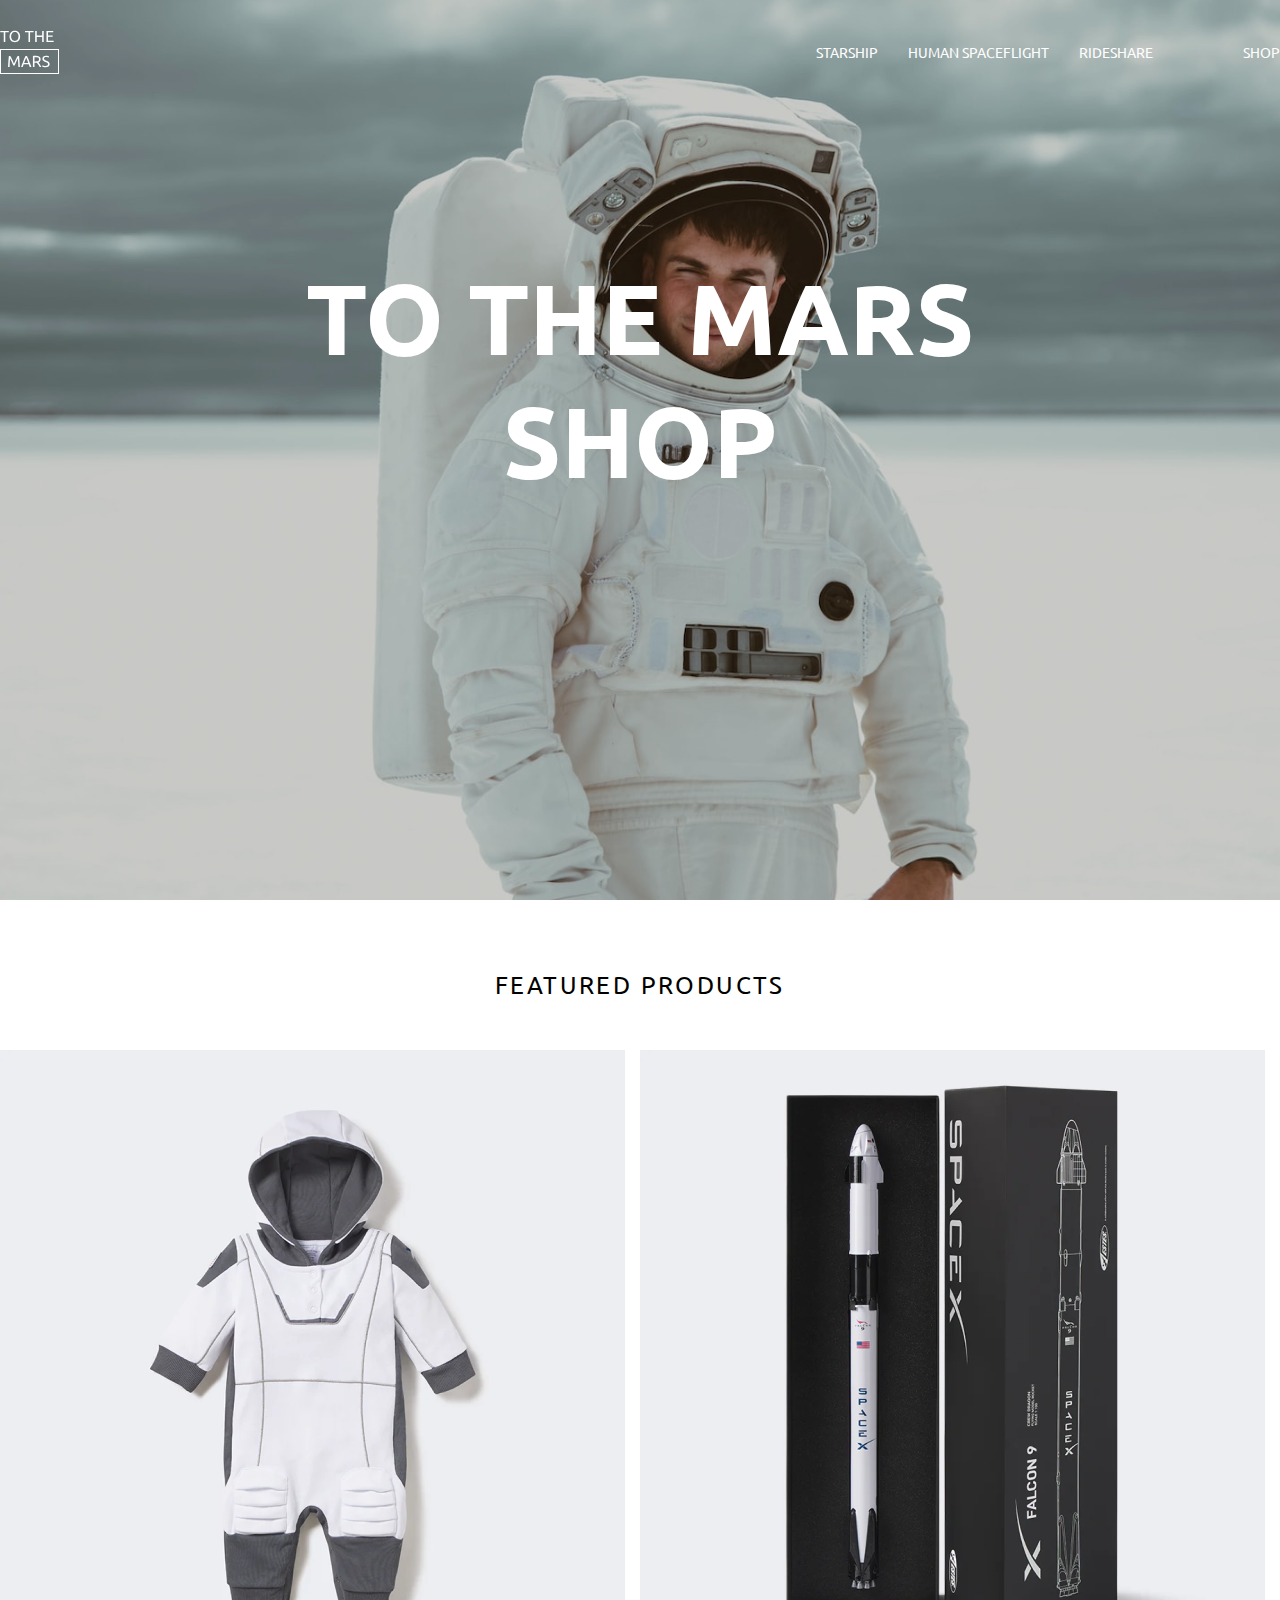
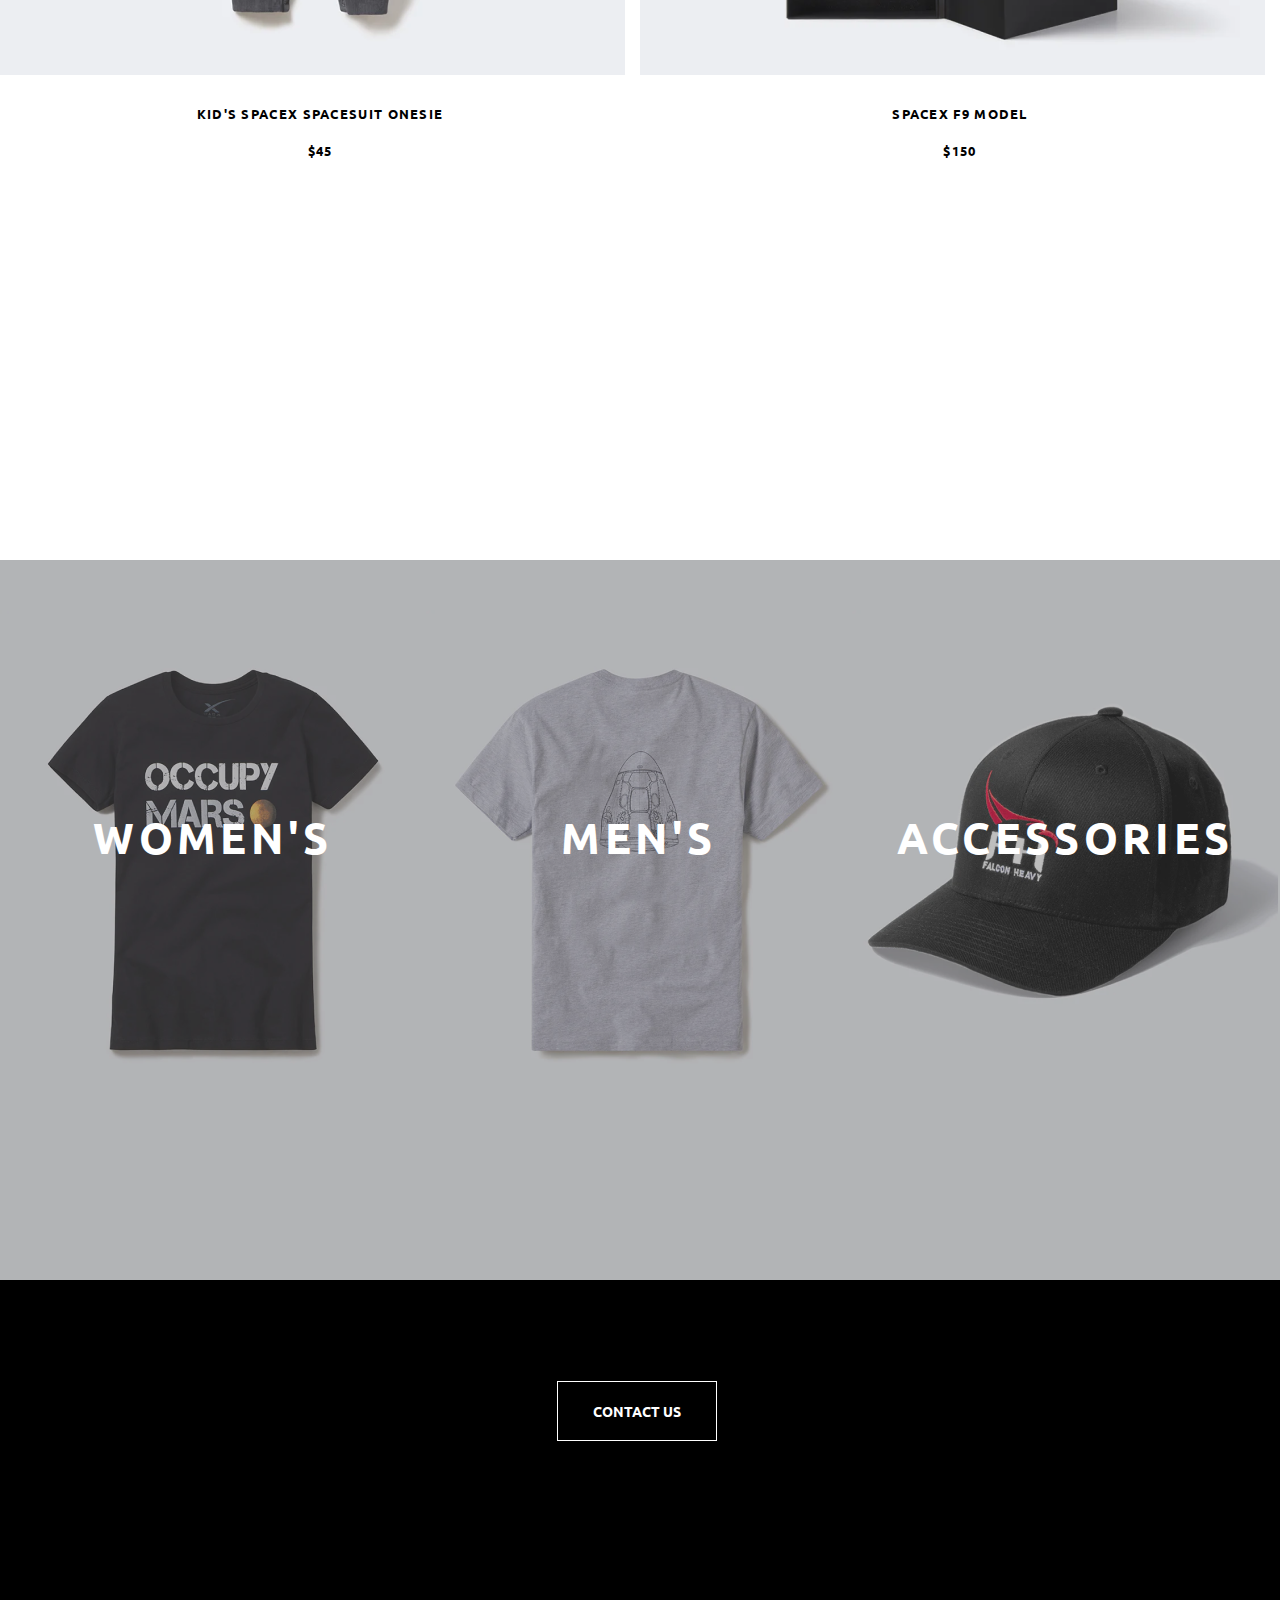
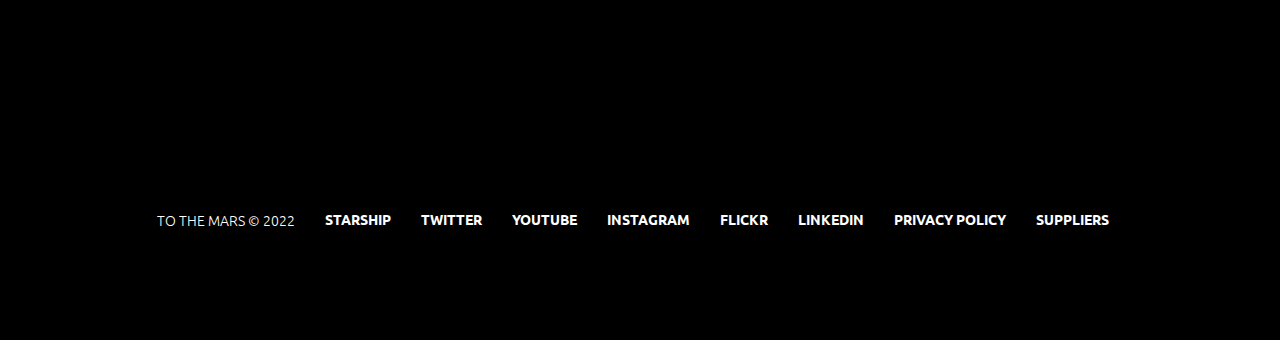
<file: shop.html>
<!DOCTYPE html>
<html lang="en">
  <head>
    <meta charset="UTF-8" />
    <meta http-equiv="X-UA-Compatible" content="IE=edge" />
    <meta name="viewport" content="width=T, initial-scale=1.0" />
    <title>To the Mars</title>
		<link rel=" shortcut icon" href="img/favicon.jpg">
    <link rel="stylesheet" href="css/shop.css" />
    <script defer src="js/script.js"></script>
  </head>
  <body>
    <header class="header">
      <div class="header__layers">
        <div class="header__layers-base" style="background-image: url(img/shop.png)">
       <div class="header__layers-base-container"> 
          <div class="navigation">
						<div class="navigation__container"> 
						<a href="index.html" class="logo"><img src="img/logo.svg" alt=""/></a>
            <nav class="menu">
              <ul class="menu__body">
                <li class="menu__body-item">
                  <a href="starship.html" class="menu__body-item-link">Starship</a> 
                </li>
                <li class="menu__body-item">
                  <a href="spaceflight.html" class="menu__body-item-link active">Human spaceflight</a> 
                </li>
                <li class="menu__body-item">
                  <a href="radeshare.html" class="menu__body-item-link">Rideshare</a> 
                </li>

								<li class="menu__body-item menu__body-item_mg">
                  <a href="shop.html" class="menu__body-item-link">shop</a> 
                </li>
              </ul>

            </nav>
          </div>
				</div>

				<div class="base-container"> 
				<h1 class="base-article">To the mars<br>shop</h1>
			 
			</div>
			</div>
        </div>
				 
      </div>

   
    </header>
		

		<article class="products">
      <div class="products__base">
				<div class="products__title">Featured Products</div>
				<div class="products__container"> 
			 
		 <div class="product-blocks">

			<div class="product-block">
				<div class="product-block_spacesuit"></div>
				<h2 class="product-block_title">Kid's SpaceX Spacesuit Onesie</h2>
				<p class="product-block_price">$45</p>
			</div>

			<div class="product-block">
				<div class="product-block_model"></div>
				<h2 class="product-block_title">SpaceX F9 Model</h2>
				<p class="product-block_price">$150</p>
			</div>

			 
			
		 </div>
    <div class="btn-container"> 
		 <div class="product__btn _anim-items _anim-no-hide">
			<a href="#" class="shop-button">View all Featured</a> 
		 </div>
		</div>
	
		 

			</div>
		</div>
		</div>
    </article>

 
		<article class="categories">
      <div class="categories__base">
				 
				<div class="categories__container"> 
			 
		 <div class="categories-blocks">

			<div class="categories-block">
				<div class="categories-block_tshirtf">
					<h2 class="categories-block_title">Women's</h2>
					<div class="btn-container"> 
						<div class="categories__btn _anim-items _anim-no-hide">
						 <a href="#" class="categories-button">View products</a> 
						</div>
					 </div>
				</div>
				 
			</div>

			<div class="categories-block">
				<div class="categories-block_tshirtm">
					<h2 class="categories-block_title">Men's</h2>
					<div class="btn-container"> 
						<div class="categories__btn _anim-items _anim-no-hide">
						 <a href="#" class="categories-button">View products</a> 
						</div>
					 </div>
				</div>
				  
			</div>

			
			<div class="categories-block">
				<div class="categories-block_cap">
					<h2 class="categories-block_title">Accessories</h2>
					<div class="btn-container"> 
						<div class="categories__btn _anim-items _anim-no-hide">
						 <a href="#" class="categories-button">View products</a> 
						</div>
					 </div>
				</div>
		 
				 
			</div>

		 </div>

			</div>
		</div>
		</div>
    </article>

   
		 


	<footer class="footer">
<div class="footer__base">
<div class="footer__base-container">

	<div class="vertical-line _anim-items _anim-no-hide"></div>
	<div class="foot__btn _anim-items _anim-no-hide">
		<a href="#" class="cube-button cube-button_wd">contact us</a> 
	 </div>

	 <nav class="footer-links">
		<ul class="links__body">

<h4 class="copy">To the mars © 2022</h4>
			<li class="links__body-item">
				<a href="" class="links__body-item-link">Starship</a> 
			</li>


			<li class="links__body-item">
				<a href="" class="links__body-item-link">TWITTER</a> 
			</li>


			<li class="links__body-item">
				<a href="" class="links__body-item-link">YOUTUBE</a> 
			</li>

			<li class="links__body-item">
				<a href="" class="links__body-item-link">INSTAGRAM</a> 
			</li>

			<li class="links__body-item">
				<a href="" class="links__body-item-link">FLICKR</a> 
			</li>

			<li class="links__body-item">
				<a href="" class="links__body-item-link">LINKEDIN</a> 
			</li>

			<li class="links__body-item">
				<a href="" class="links__body-item-link">PRIVACY POLICY</a> 
			</li>

			<li class="links__body-item">
				<a href="" class="links__body-item-link">SUPPLIERS</a> 
			</li>
		</ul>

</div>

</div>


	</footer>
 



  </body>
</html>
</file>
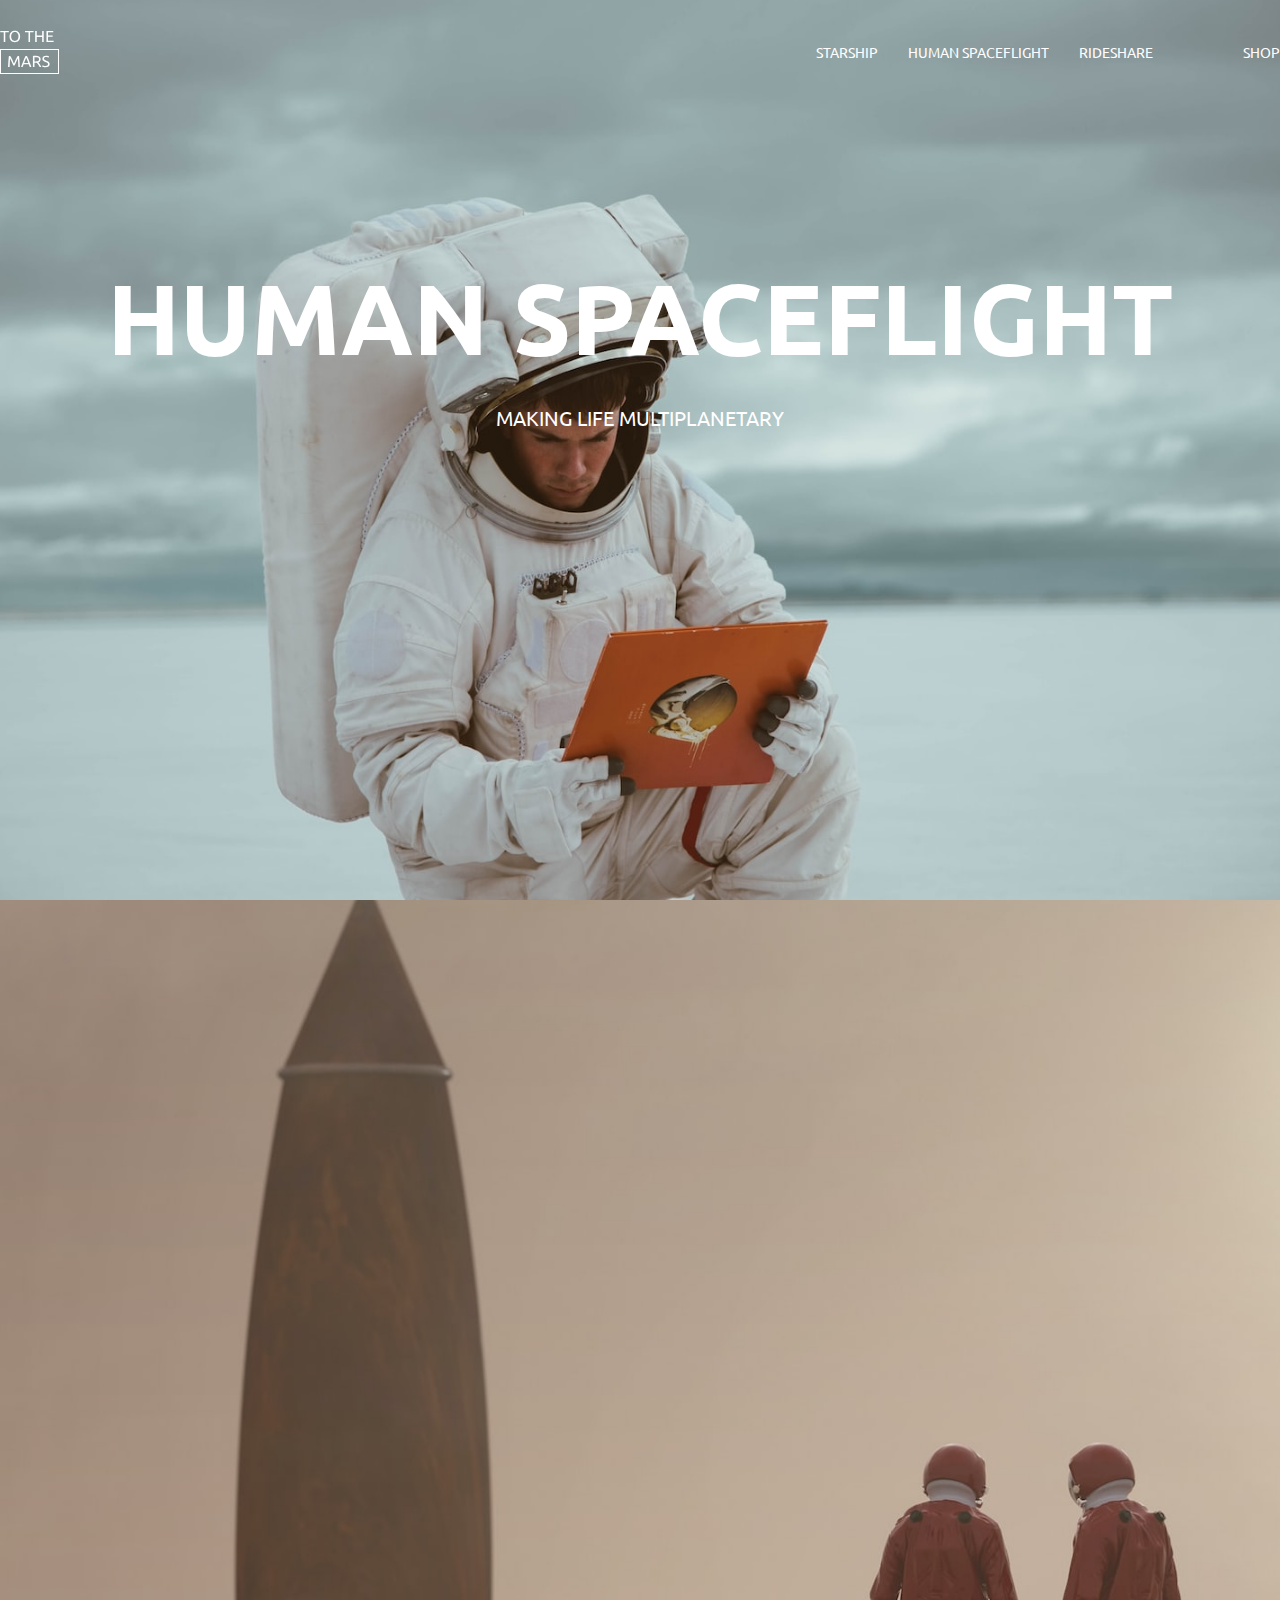
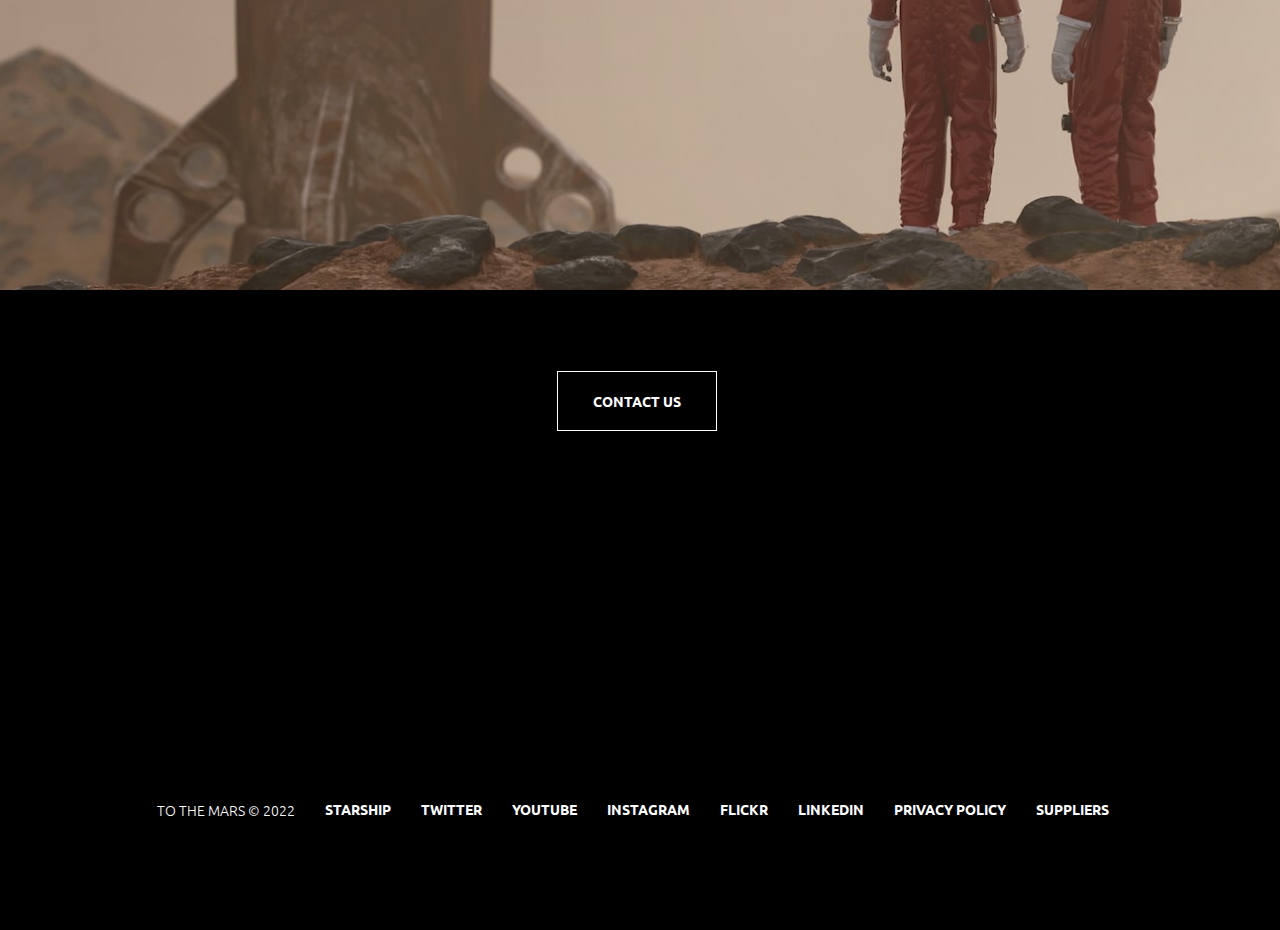
<file: spaceflight.html>
<!DOCTYPE html>
<html lang="en">
  <head>
    <meta charset="UTF-8" />
    <meta http-equiv="X-UA-Compatible" content="IE=edge" />
    <meta name="viewport" content="width=T, initial-scale=1.0" />
    <title>To the Mars</title>
		<link rel=" shortcut icon" href="img/favicon.jpg">
    <link rel="stylesheet" href="css/spaceflight.css" />
    <script defer src="js/script.js"></script>
  </head>
  <body>
    <header class="header">
      <div class="header__layers">
        <div class="header__layers-base" style="background-image: url(img/spaceflight.png)">
       <div class="header__layers-base-container"> 
          <div class="navigation">
						<div class="navigation__container"> 
						<a href="index.html" class="logo"><img src="img/logo.svg" alt=""/></a>
            <nav class="menu">
              <ul class="menu__body">
                <li class="menu__body-item">
                  <a href="starship.html" class="menu__body-item-link">Starship</a> 
                </li>
                <li class="menu__body-item">
                  <a href="spaceflight.html" class="menu__body-item-link active">Human spaceflight</a> 
                </li>
                <li class="menu__body-item">
                  <a href="radeshare.html" class="menu__body-item-link">Rideshare</a> 
                </li>

								<li class="menu__body-item menu__body-item_mg">
                  <a href="shop.html" class="menu__body-item-link">shop</a> 
                </li>
              </ul>

            
                
               
            </nav>
          </div>
				</div>

				<div class="base-container"> 
				<h1 class="base-article">Human Spaceflight</h1>
				<p class="base-paragraph">Making life multiplanetary</p>
			</div>
			</div>
        </div>
				 
      </div>

   
    </header>
		

	 
    
    <article class="mission">
      <div class="mission__base" style="background-image: url(img/marsMission.png)">
				<div class="mission__base-container"> 
				<div class="right"> 
		<h2 class="right__header _anim-items _anim-no-hide">Mars mission</h2>
		<p class="right__info _anim-items _anim-no-hide">All Dragon and Starship missions have the ability to conduct 
			scientific research to improve life back on Earth as well as raise awareness to a global audience.<br><br>
		
			To inquire on mission availability, click Join a Mission below  
		</p>
 
			<table class="right__table _anim-items _anim-no-hide">
<tbody> 
				 
				<tr>
					<td>Day Length</td>
					<td style="text-align: right">24 hrs 37 min</td>
				</tr>

				<tr>
					<td style=>Force of Gravity</td>
					<td style="text-align: right">38% of Earth</td>
				</tr>

				<tr>
					<td>Avg Distance from Earth</td>
					<td style="text-align: right">225Mkm <span style="color:#818181 ;">/ 140Mmi</span> </td>
				</tr>
				
				 
			</tbody>
			</table> 

		 
	
			<div class="mission__btn _anim-items _anim-no-hide">
				<a href="#" class="cube-button">Join a mission</a> 
			 </div>

			</div>
		</div>
		</div>
    </article>

		 


	<footer class="footer">
<div class="footer__base">
<div class="footer__base-container">

	<div class="vertical-line _anim-items _anim-no-hide"></div>
	<div class="foot__btn _anim-items _anim-no-hide">
		<a href="#" class="cube-button cube-button_wd">contact us</a> 
	 </div>

	 <nav class="footer-links">
		<ul class="links__body">

<h4 class="copy">To the mars © 2022</h4>
			<li class="links__body-item">
				<a href="" class="links__body-item-link">Starship</a> 
			</li>


			<li class="links__body-item">
				<a href="" class="links__body-item-link">TWITTER</a> 
			</li>


			<li class="links__body-item">
				<a href="" class="links__body-item-link">YOUTUBE</a> 
			</li>

			<li class="links__body-item">
				<a href="" class="links__body-item-link">INSTAGRAM</a> 
			</li>

			<li class="links__body-item">
				<a href="" class="links__body-item-link">FLICKR</a> 
			</li>

			<li class="links__body-item">
				<a href="" class="links__body-item-link">LINKEDIN</a> 
			</li>

			<li class="links__body-item">
				<a href="" class="links__body-item-link">PRIVACY POLICY</a> 
			</li>

			<li class="links__body-item">
				<a href="" class="links__body-item-link">SUPPLIERS</a> 
			</li>
		</ul>

</div>

</div>


	</footer>
 



  </body>
</html>
</file>
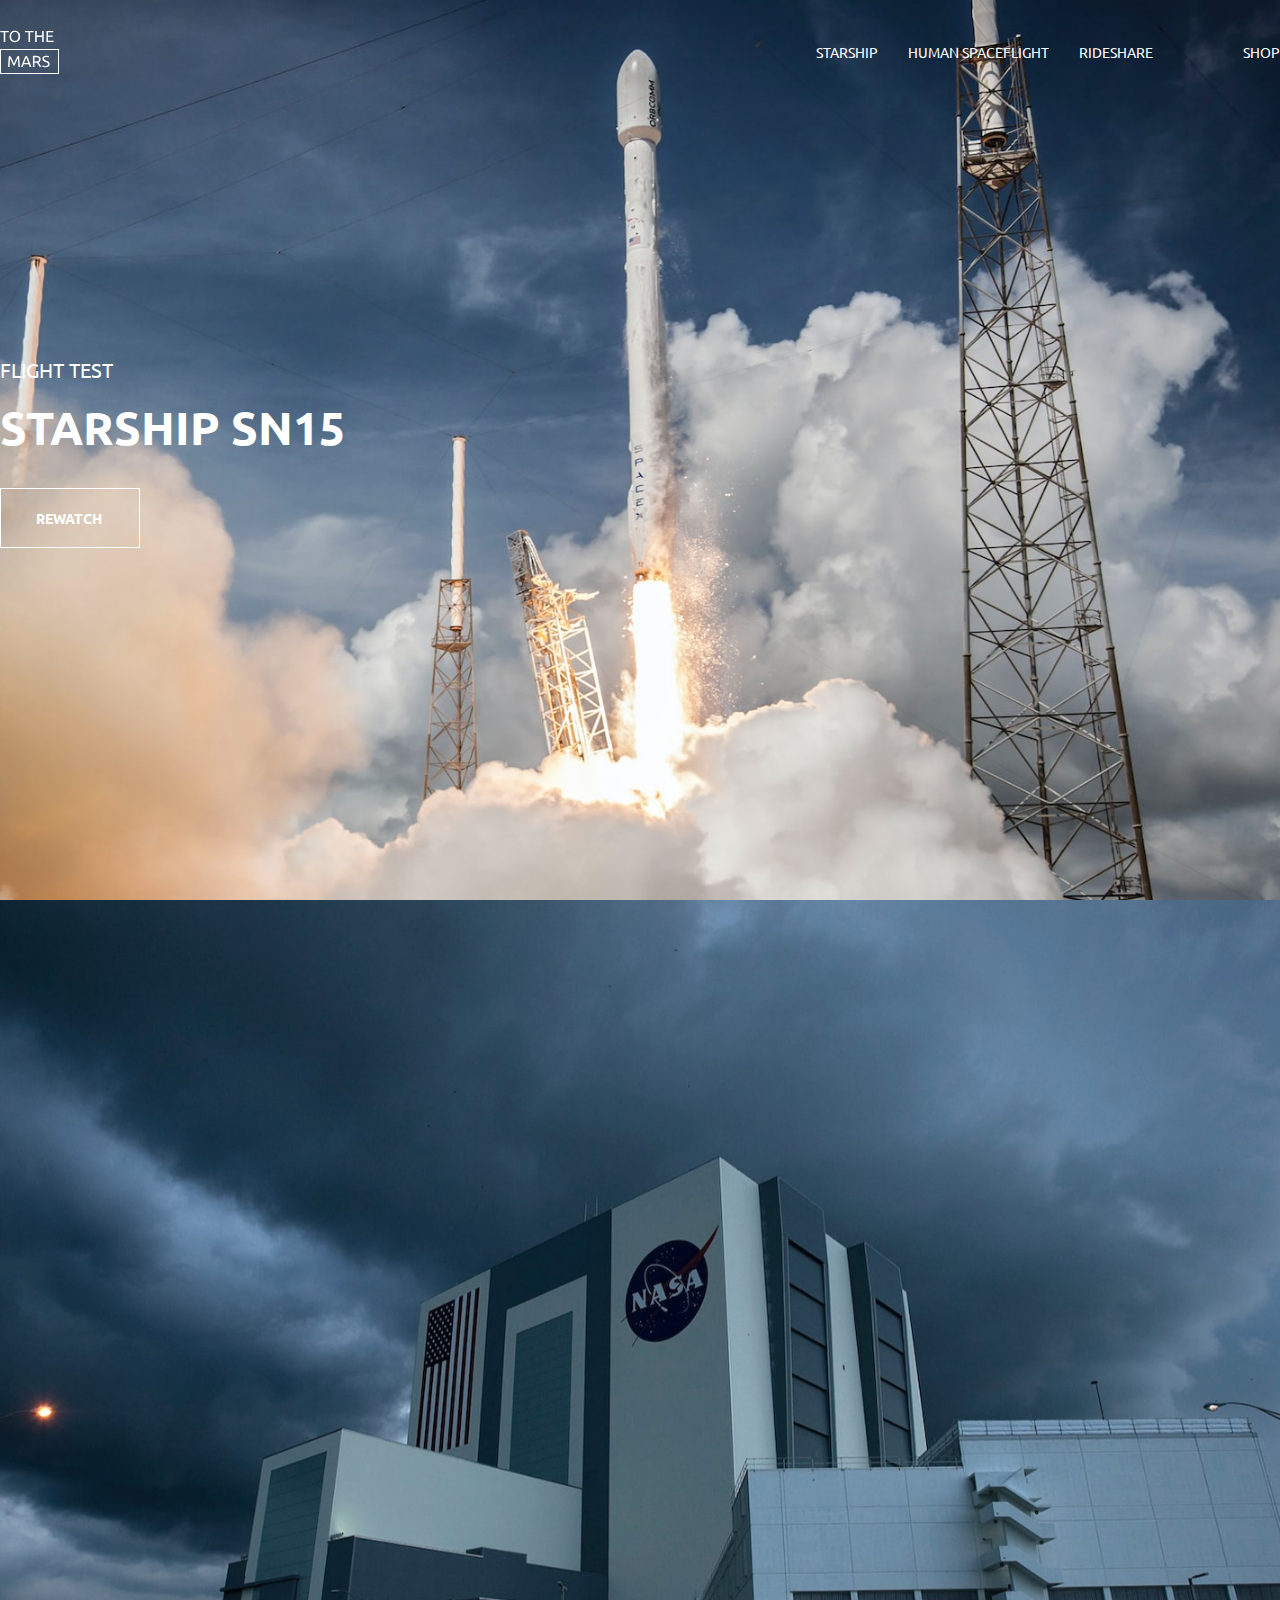
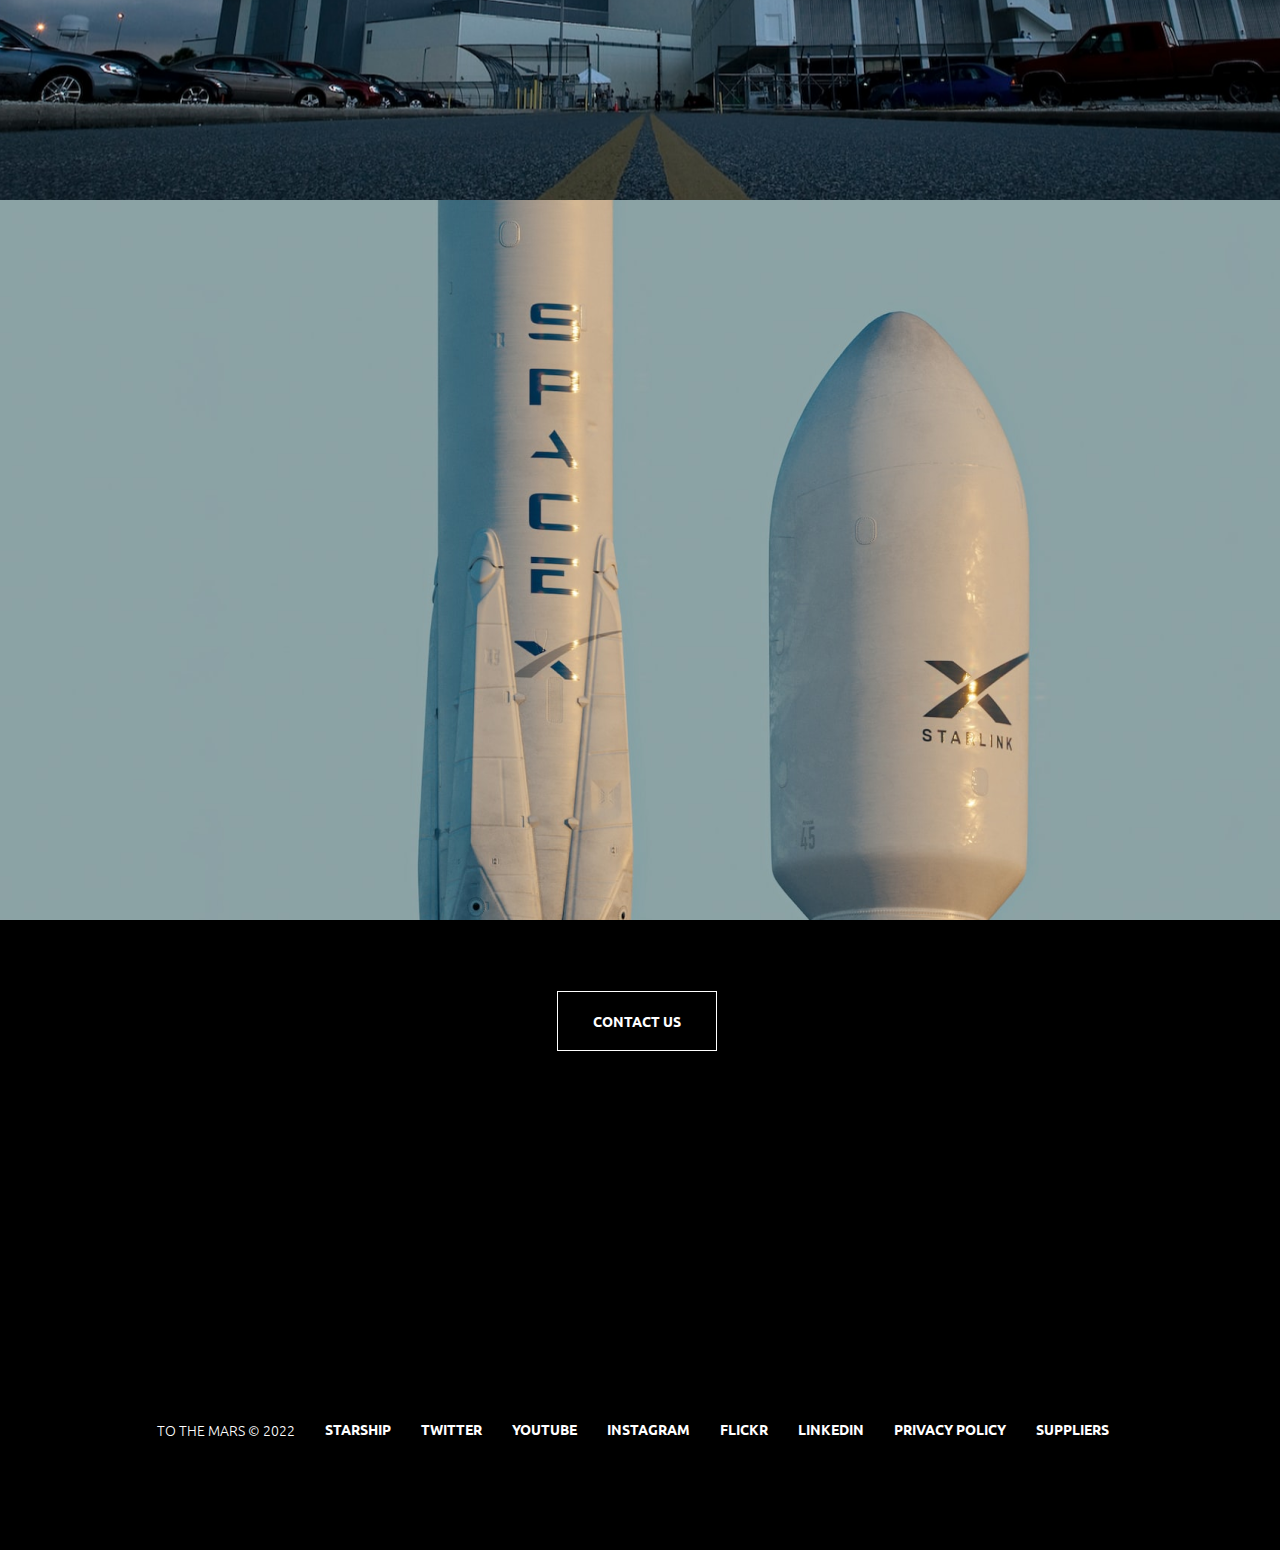
<file: starship.html>
<!DOCTYPE html>
<html lang="en">
  <head>
    <meta charset="UTF-8" />
    <meta http-equiv="X-UA-Compatible" content="IE=edge" />
    <meta name="viewport" content="width=T, initial-scale=1.0" />
    <title>To the Mars</title>
		<link rel=" shortcut icon" href="img/favicon.jpg">
    <link rel="stylesheet" href="css/starship.css" />
    <script defer src="js/script.js"></script>
  </head>
  <body>
    <header class="header">
      <div class="header__layers">
        <div class="header__layers-base" style="background-image: url(img/strshipPAGE.png)">
       <div class="header__layers-base-container"> 
          <div class="navigation">
						<div class="navigation__container"> 
						<a href="index.html" class="logo"><img src="img/logo.svg" alt=""/></a>
            <nav class="menu">
              <ul class="menu__body">
                <li class="menu__body-item">
                  <a href="starship.html" class="menu__body-item-link active">Starship</a> 
                </li>
                <li class="menu__body-item">
                  <a href="spaceflight.html" class="menu__body-item-link">Human spaceflight</a> 
                </li>
                <li class="menu__body-item">
                  <a href="radeshare.html" class="menu__body-item-link">Rideshare</a> 
                </li>

								<li class="menu__body-item menu__body-item_mg">
                  <a href="shop.html" class="menu__body-item-link">shop</a> 
                </li>
              </ul>

            
                
               
            </nav>
          </div>
				</div>

				 
				<h1 class="base-article">Flight test</h1>
				<p class="base-paragraph">Starship SN15</p>
				<div class="base-btn">
					<a href="#" class="cube-button cube-button_hd">Rewatch</a> 
				 </div>
			 
			</div>
        </div>
				 
      </div>

   
    </header>
		

	 
    <article class="tests">
			<div
				class="tests__base"
				style="background-image: url(img/base.png)">
				<div class="tests__base-content ">
					<p class="tests__left _anim-items _anim-no-hide" >

			On Wednesday, May 5, 2021, Starship serial number 15 (SN15) successfully completed SpaceX’s
			fifth high-altitude flight test of a Starship prototype from Starbase in Texas. <br><br>
		 
			Similar to previous high-altitude flight tests of Starship, SN15 was powered through ascent by
			three Raptor engines, each shutting down in sequence prior to the vehicle reaching apogee – 
			approximately 10 km in altitude. SN15 performed a propellant transition to the internal header
			tanks, which hold landing propellant, before reorienting itself for reentry and a controlled 
			aerodynamic descent.<br><br>
		
			The Starship prototype descended under active aerodynamic control, accomplished by independent 
			movement of two forward and two aft flaps on the vehicle. All four flaps were actuated by an onboard
			flight computer to control Starship’s attitude during flight and enabled precise landing at the intended
			location. SN15’s Raptor engines reignited as the vehicle performed the landing flip maneuver immediately 
			before touching down for a nominal landing on the pad.

					</p>

					 
					<div class="tests__right _anim-items _anim-no-hide">

						These test flights of Starship are all about improving our understanding and development 
						of a fully reusable transportation system designed to carry both crew and cargo on long-duration 
						interplanetary flights, and help humanity return to the Moon, and travel to Mars and beyond.<br><br>

						Congratulations to the entire TO THE MARS TEEM on SN15’s successful flight and landing!

						</div>
				</div>
			</div>
		</article>

    

     

    <article class="overview">
			<div class="starlink"> 
      <div class="starlink-media" style="background-image: url(/img/Overview.png) ;" autoplay muted loop> </div>

			<div class="starlink-media_container"> 
				<div class="starlink-caption"> 
		<h2 class="starlink-caption__header _anim-items _anim-no-hide">Overview</h2>
		
		<table class="right__table _anim-items _anim-no-hide">
			<tbody> 
							<tr >
								<td>
									 
									Height</td>
								<td style="text-align: right">120 m  <span style="color:#818181 ;">/ 394 ft</span></td>
							</tr>
			
							<tr>
								<td>Diameter</td>
								<td style="text-align: right">9 m  <span style="color:#818181 ;">/ 30 ft</span> </td>
							</tr>
			
						 
			
							<tr>
								<td>Payload to leo</td>
								<td style="text-align: right">100+ t <span style="color:#818181 ;">/ 220+ klb</span> </td>
							</tr>
							
						 
						</tbody>
						</table> 

			</div>
		</div>
	</div>
    </article>
	 

	</div>

	<footer class="footer">
<div class="footer__base">
<div class="footer__base-container">

	<div class="vertical-line _anim-items _anim-no-hide"></div>
	<div class="foot__btn _anim-items _anim-no-hide">
		<a href="#" class="cube-button cube-button_ft">contact us</a> 
	 </div>

	 <nav class="footer-links">
		<ul class="links__body">

<h4 class="copy">To the mars © 2022</h4>
			<li class="links__body-item">
				<a href="" class="links__body-item-link">Starship</a> 
			</li>


			<li class="links__body-item">
				<a href="" class="links__body-item-link">TWITTER</a> 
			</li>


			<li class="links__body-item">
				<a href="" class="links__body-item-link">YOUTUBE</a> 
			</li>

			<li class="links__body-item">
				<a href="" class="links__body-item-link">INSTAGRAM</a> 
			</li>

			<li class="links__body-item">
				<a href="" class="links__body-item-link">FLICKR</a> 
			</li>

			<li class="links__body-item">
				<a href="" class="links__body-item-link">LINKEDIN</a> 
			</li>

			<li class="links__body-item">
				<a href="" class="links__body-item-link">PRIVACY POLICY</a> 
			</li>

			<li class="links__body-item">
				<a href="" class="links__body-item-link">SUPPLIERS</a> 
			</li>
		</ul>

</div>

</div>


	</footer>
 



  </body>
</html>
</file>
<file: css/shop.css>
@import url(https://fonts.googleapis.com/css?family=Ubuntu:300,300italic,regular,italic,500,500italic,700,700italic);
* {
  margin: 0;
  padding: 0;
  -webkit-box-sizing: border-box;
          box-sizing: border-box;
}

ul {
  list-style: none;
}

a {
  text-decoration: none;
  color: var(--text-color);
}

::-moz-selection {
  color: var(--bg-color);
  background-color: var(--accent-color);
}

::selection {
  color: var(--bg-color);
  background-color: var(--accent-color);
}

:root {
  --bg-color:#000000;
  --accent-color:#FFFFFF;
  --text-color:#FFFFFF;
  --help-text-color:#818181;
}

body {
  background-color: var(--bg-color);
  font-family: "Ubuntu", sans-serif;
  color: var(--accent-color);
}

.header {
  position: relative;
}

.header__layers {
  height: 100vh;
  display: -webkit-box;
  display: -ms-flexbox;
  display: flex;
}

.header__layers-base {
  height: 100%;
  width: 100%;
  display: -webkit-box;
  display: -ms-flexbox;
  display: flex;
  -webkit-box-pack: center;
      -ms-flex-pack: center;
          justify-content: center;
  z-index: 0;
  background-size: cover;
  background-position: center;
  -webkit-transform: translate3d(0, calc(var(--scrollTop) / 7), 0);
          transform: translate3d(0, calc(var(--scrollTop) / 7), 0);
}

.header__layers-base::after {
  width: 100%;
  height: 100%;
  content: "";
  display: block;
  position: absolute;
  top: 0;
  left: 0;
  z-index: 2;
  background-color: rgba(0, 0, 0, 0.2);
}

.header__layers-base-container {
  width: 1280px;
  height: 47px;
  display: -webkit-box;
  display: -ms-flexbox;
  display: flex;
  -webkit-box-orient: vertical;
  -webkit-box-direction: normal;
      -ms-flex-direction: column;
          flex-direction: column;
  position: relative;
  top: 27px;
  z-index: 3;
}

.navigation__container {
  width: 1280px;
  display: -webkit-box;
  display: -ms-flexbox;
  display: flex;
  -webkit-box-pack: justify;
      -ms-flex-pack: justify;
          justify-content: space-between;
  -webkit-box-align: center;
      -ms-flex-align: center;
          align-items: center;
}

.menu__body-item-link {
  position: relative;
}

.menu__body-item-link:hover {
  color: var(--accent-color);
}

.menu__body-item-link:hover:before {
  -webkit-transform: scaleX(1);
          transform: scaleX(1);
  -webkit-transform-origin: left;
          transform-origin: left;
  -webkit-transition: -webkit-transform 0.25s;
  transition: -webkit-transform 0.25s;
  transition: transform 0.25s;
  transition: transform 0.25s, -webkit-transform 0.25s;
}

.menu__body-item-link::before {
  content: "";
  width: 100%;
  height: 1px;
  background-color: var(--accent-color);
  position: absolute;
  left: 0;
  bottom: -5px;
  -webkit-transform: scaleX(0);
          transform: scaleX(0);
  -webkit-transform-origin: right;
          transform-origin: right;
  -webkit-transition: -webkit-transform 0.25s;
  transition: -webkit-transform 0.25s;
  transition: transform 0.25s;
  transition: transform 0.25s, -webkit-transform 0.25s;
}

.logo {
  -webkit-user-select: none;
     -moz-user-select: none;
      -ms-user-select: none;
          user-select: none;
}

.menu {
  display: -webkit-box;
  display: -ms-flexbox;
  display: flex;
  gap: 60px;
  text-transform: uppercase;
  font-weight: 400;
  font-size: 14px;
}

.menu__body {
  display: -webkit-box;
  display: -ms-flexbox;
  display: flex;
  gap: 30px;
}

.menu__body-item_mg {
  margin-left: 60px;
}

.base-container {
  width: 100%;
  display: -webkit-box;
  display: -ms-flexbox;
  display: flex;
  -webkit-box-pack: center;
      -ms-flex-pack: center;
          justify-content: center;
  -webkit-box-align: center;
      -ms-flex-align: center;
          align-items: center;
  -webkit-box-orient: vertical;
  -webkit-box-direction: normal;
      -ms-flex-direction: column;
          flex-direction: column;
  position: relative;
  top: 180px;
}

.base-article {
  width: 100%;
  font-weight: 700;
  font-size: 100px;
  text-align: center;
  text-transform: uppercase;
}

.base-paragraph {
  width: 100%;
  font-weight: 400;
  font-size: 20px;
  text-transform: uppercase;
  text-align: center;
  position: relative;
  top: 25px;
}

.products {
  height: 140vh;
  display: -webkit-box;
  display: -ms-flexbox;
  display: flex;
  color: var(--bg-color);
}

.products__base {
  background-color: var(--accent-color);
  height: 140%;
  width: 100%;
  position: relative;
  z-index: 1;
  background-size: cover;
  position: absolute;
  overflow: hidden;
}

.products__title {
  margin-top: 70px;
  width: 100%;
  text-align: center;
  font-size: 24px;
  font-weight: 700px;
  letter-spacing: 2.4px;
  text-transform: uppercase;
}

.products__container {
  position: relative;
  width: 1280px;
  height: 140%;
  margin-left: auto;
  margin-right: auto;
}

.product-blocks {
  position: relative;
  top: 50px;
  width: 100%;
  display: -webkit-box;
  display: -ms-flexbox;
  display: flex;
  -webkit-box-pack: justify;
      -ms-flex-pack: justify;
          justify-content: space-between;
}

.product-block {
  text-align: center;
  position: relative;
  width: 700px;
  display: -webkit-box;
  display: -ms-flexbox;
  display: flex;
  -webkit-box-orient: vertical;
  -webkit-box-direction: normal;
      -ms-flex-direction: column;
          flex-direction: column;
}

.product-block_title {
  margin-top: 30px;
  font-size: 13px;
  font-weight: 700;
  letter-spacing: 1.3px;
  text-transform: uppercase;
}

.product-block_price {
  margin-top: 20px;
  font-size: 13px;
  font-weight: 700;
  letter-spacing: 1.3px;
  text-transform: uppercase;
}

.product-block_spacesuit {
  height: 625px;
  width: 625px;
  background-image: url(../img/SpacesuitFRONT.png);
  -webkit-transition: opacity 0.3s ease;
  transition: opacity 0.3s ease;
}

.product-block_spacesuit:hover {
  background-image: url(../img/SpacesuitBACK.png);
}

.product-block_model {
  height: 625px;
  width: 625px;
  background-image: url(../img/ModelFRONT.png);
}

.product-block_model:hover {
  background-image: url(../img/ModelBACK.png);
}

.btn-container {
  display: -webkit-box;
  display: -ms-flexbox;
  display: flex;
  -webkit-box-pack: center;
      -ms-flex-pack: center;
          justify-content: center;
}

.product__btn {
  width: 250px;
  margin-top: 70px;
  -webkit-transform: translate(0px, 30%);
          transform: translate(0px, 30%);
  opacity: 0;
  -webkit-transition: all 0.7s ease 0.2s;
  transition: all 0.7s ease 0.2s;
}

.product__btn._active {
  -webkit-transform: translate(0px, 0px);
          transform: translate(0px, 0px);
  opacity: 1;
}

a.shop-button {
  width: 213px;
  font-size: 14px;
  font-weight: 700;
  text-transform: uppercase;
  color: var(--bg-color);
  cursor: pointer;
  display: block;
  position: relative;
  border: 1px solid var(--bg-color);
  -webkit-transition: all 0.4s cubic-bezier(0.215, 0.61, 0.355, 1) 0s;
  transition: all 0.4s cubic-bezier(0.215, 0.61, 0.355, 1) 0s;
  padding: 20px 35px;
}

a.shop-button:hover {
  color: var(--accent-color) !important;
  background-color: var(--bg-color);
  text-shadow: none;
}

a.shop-button:hover:before {
  bottom: 0%;
  left: 0%;
  top: auto;
  width: 100%;
}

a.shop-button:before {
  display: block;
  position: absolute;
  right: 0px;
  top: 0px;
  height: 100%;
  width: 0px;
  z-index: -1;
  content: "";
  color: var(--accent-color) !important;
  background: var(--bg-color);
  -webkit-transition: all 0.4s cubic-bezier(0.215, 0.61, 0.355, 1) 0s;
  transition: all 0.4s cubic-bezier(0.215, 0.61, 0.355, 1) 0s;
}

.btn-container {
  display: -webkit-box;
  display: -ms-flexbox;
  display: flex;
  -webkit-box-pack: center;
      -ms-flex-pack: center;
          justify-content: center;
}

.product__btn {
  width: 250px;
  margin-top: 70px;
  -webkit-transform: translate(0px, 30%);
          transform: translate(0px, 30%);
  opacity: 0;
  -webkit-transition: all 0.7s ease 0.2s;
  transition: all 0.7s ease 0.2s;
}

.product__btn._active {
  -webkit-transform: translate(0px, 0px);
          transform: translate(0px, 0px);
  opacity: 1;
}

a.shop-button {
  width: 213px;
  font-size: 14px;
  font-weight: 700;
  text-transform: uppercase;
  color: var(--bg-color);
  cursor: pointer;
  display: block;
  position: relative;
  border: 1px solid var(--bg-color);
  -webkit-transition: all 0.4s cubic-bezier(0.215, 0.61, 0.355, 1) 0s;
  transition: all 0.4s cubic-bezier(0.215, 0.61, 0.355, 1) 0s;
  padding: 20px 35px;
}

a.shop-button:hover {
  color: var(--accent-color) !important;
  background-color: var(--bg-color);
  text-shadow: none;
}

a.shop-button:hover:before {
  bottom: 0%;
  left: 0%;
  top: auto;
  width: 100%;
}

a.shop-button:before {
  display: block;
  position: absolute;
  right: 0px;
  top: 0px;
  height: 100%;
  width: 0px;
  z-index: -1;
  content: "";
  color: var(--accent-color) !important;
  background: var(--bg-color);
  -webkit-transition: all 0.4s cubic-bezier(0.215, 0.61, 0.355, 1) 0s;
  transition: all 0.4s cubic-bezier(0.215, 0.61, 0.355, 1) 0s;
}

.categories {
  height: 80vh;
  display: -webkit-box;
  display: -ms-flexbox;
  display: flex;
  color: var(--accent-color);
}

.categories__base {
  background-color: #B2B4B6;
  height: 80%;
  width: 100%;
  position: relative;
  z-index: 1;
  background-size: cover;
  position: absolute;
  overflow: hidden;
}

.categories__container {
  position: relative;
  width: 1280px;
  height: 120%;
  margin-left: auto;
  margin-right: auto;
}

.categories-blocks {
  position: relative;
  top: 50px;
  width: 100%;
  display: -webkit-box;
  display: -ms-flexbox;
  display: flex;
}

.categories-block {
  text-align: center;
  position: relative;
  width: 426px;
  padding-bottom: 30px;
  display: -webkit-box;
  display: -ms-flexbox;
  display: flex;
  -webkit-box-orient: vertical;
  -webkit-box-direction: normal;
      -ms-flex-direction: column;
          flex-direction: column;
}

.categories-block_title {
  margin-top: 200px;
  font-size: 43px;
  font-weight: 700;
  letter-spacing: 4.3px;
  text-transform: uppercase;
  text-align: center;
}

.categories-block_tshirtm {
  height: 550px;
  width: 426px;
  background-image: url(../img/tshirtm.png);
  -webkit-transition: opacity 0.3s ease;
  transition: opacity 0.3s ease;
  background-repeat: no-repeat;
}

.categories-block_tshirtf {
  height: 550px;
  width: 426px;
  background-image: url(../img/tshirtf.png);
  background-repeat: no-repeat;
}

.categories-block_cap {
  height: 550px;
  width: 426px;
  background-image: url(../img/cap.png);
  background-repeat: no-repeat;
}

.btn-container {
  display: -webkit-box;
  display: -ms-flexbox;
  display: flex;
  -webkit-box-pack: center;
      -ms-flex-pack: center;
          justify-content: center;
}

.categories__btn {
  width: 200px;
  margin-top: 50px;
  -webkit-transform: translate(0px, 30%);
          transform: translate(0px, 30%);
  opacity: 0;
  -webkit-transition: all 0.7s ease 0.2s;
  transition: all 0.7s ease 0.2s;
}

.categories__btn._active {
  -webkit-transform: translate(0px, 0px);
          transform: translate(0px, 0px);
  opacity: 1;
}

a.categories-button {
  width: 200px;
  font-size: 14px;
  font-weight: 700;
  text-transform: uppercase;
  color: var(--accent-color);
  cursor: pointer;
  display: block;
  position: relative;
  border: 1px solid var(--accent-color);
  -webkit-transition: all 0.4s cubic-bezier(0.215, 0.61, 0.355, 1) 0s;
  transition: all 0.4s cubic-bezier(0.215, 0.61, 0.355, 1) 0s;
  padding: 20px 35px;
}

a.categories-button:hover {
  color: var(--bg-color) !important;
  background-color: var(--accent-color);
  text-shadow: none;
}

a.categories-button:hover:before {
  bottom: 0%;
  left: 0%;
  top: auto;
  width: 100%;
}

a.categories-button:before {
  display: block;
  position: absolute;
  right: 0px;
  top: 0px;
  height: 100%;
  width: 0px;
  z-index: -1;
  content: "";
  color: var(--bg-color) !important;
  background: var(--accent-color);
  -webkit-transition: all 0.4s cubic-bezier(0.215, 0.61, 0.355, 1) 0s;
  transition: all 0.4s cubic-bezier(0.215, 0.61, 0.355, 1) 0s;
}

.footer {
  display: -webkit-box;
  display: -ms-flexbox;
  display: flex;
  height: 70vh;
}

.footer__base {
  height: 100%;
  width: 100%;
  background-size: cover;
}

.footer__base-container {
  height: 70vh;
  display: -webkit-box;
  display: -ms-flexbox;
  display: flex;
  -webkit-box-pack: left;
      -ms-flex-pack: left;
          justify-content: left;
  width: 1280px;
  margin-left: auto;
  margin-right: auto;
  margin-top: 30px;
}

.vertical-line {
  position: absolute;
  border-left: 1px solid var(--accent-color);
  height: 159px;
  position: relative;
  left: 50%;
  margin-left: -4px;
  top: 220px;
  -webkit-transform: translate(0px, 30%);
          transform: translate(0px, 30%);
  opacity: 0;
  -webkit-transition: all 0.7s ease 0.2s;
  transition: all 0.7s ease 0.2s;
}

.vertical-line._active {
  -webkit-transform: translate(0px, 0px);
          transform: translate(0px, 0px);
  opacity: 1;
}

.footer__base {
  background-color: var(--bg-color);
}

.foot__btn {
  width: 160px;
  height: 58px;
  position: relative;
  top: 100px;
  left: 50%;
  -webkit-transform: translate(-50%, -50%);
          transform: translate(-50%, -50%);
}

.cube-button.cube-button_wd {
  width: 160px;
  font-size: 14px;
  font-weight: 700;
  text-transform: uppercase;
  position: relative;
  display: block;
  border: 1px solid var(--accent-color);
  padding: 20px 35px;
  overflow: hidden;
}

a.cube-button {
  width: 287px;
  font-size: 14px;
  font-weight: 700;
  text-transform: uppercase;
  color: #fff;
  cursor: pointer;
  display: block;
  position: relative;
  border: 1px solid var(--accent-color);
  -webkit-transition: all 0.4s cubic-bezier(0.215, 0.61, 0.355, 1) 0s;
  transition: all 0.4s cubic-bezier(0.215, 0.61, 0.355, 1) 0s;
  padding: 20px 35px;
}

a.cube-button:hover {
  color: #000 !important;
  background-color: var(--accent-color);
  text-shadow: none;
}

a.cube-button:hover:before {
  bottom: 0%;
  top: auto;
  height: 100%;
}

a.cube-button:before {
  display: block;
  position: absolute;
  left: 0px;
  top: 0px;
  height: 0px;
  width: 100%;
  z-index: -1;
  content: "";
  color: var(--bg-color) !important;
  background: var(--accent-color);
  -webkit-transition: all 0.4s cubic-bezier(0.215, 0.61, 0.355, 1) 0s;
  transition: all 0.4s cubic-bezier(0.215, 0.61, 0.355, 1) 0s;
}

.footer-links {
  height: 50px;
  color: var(--accent-color);
  display: -webkit-box;
  display: -ms-flexbox;
  display: flex;
  gap: 40px;
  text-transform: uppercase;
  font-weight: 700;
  font-size: 14px;
  position: relative;
  top: 500px;
}

.copy {
  font-size: 14px;
  font-weight: 300;
  text-transform: uppercase;
}

.links__body {
  display: -webkit-box;
  display: -ms-flexbox;
  display: flex;
  gap: 30px;
}

.links__body-item-link {
  cursor: pointer;
  -webkit-transition: 0.2s;
  transition: 0.2s;
}

.links__body-item-link:hover {
  color: var(--help-text-color);
}
</file>
<file: css/spaceflight.css>
@import url(https://fonts.googleapis.com/css?family=Ubuntu:300,300italic,regular,italic,500,500italic,700,700italic);
* {
  margin: 0;
  padding: 0;
  -webkit-box-sizing: border-box;
          box-sizing: border-box;
}

ul {
  list-style: none;
}

a {
  text-decoration: none;
  color: var(--text-color);
}

::-moz-selection {
  color: var(--bg-color);
  background-color: var(--accent-color);
}

::selection {
  color: var(--bg-color);
  background-color: var(--accent-color);
}

:root {
  --bg-color:#000000;
  --accent-color:#FFFFFF;
  --text-color:#FFFFFF;
  --help-text-color:#818181;
}

body {
  background-color: var(--bg-color);
  font-family: "Ubuntu", sans-serif;
  color: var(--accent-color);
}

.header {
  position: relative;
}

.header__layers {
  height: 100vh;
  display: -webkit-box;
  display: -ms-flexbox;
  display: flex;
}

.header__layers-base {
  height: 100%;
  width: 100%;
  display: -webkit-box;
  display: -ms-flexbox;
  display: flex;
  -webkit-box-pack: center;
      -ms-flex-pack: center;
          justify-content: center;
  z-index: 0;
  background-size: cover;
  background-position: center;
  -webkit-transform: translate3d(0, calc(var(--scrollTop) / 7), 0);
          transform: translate3d(0, calc(var(--scrollTop) / 7), 0);
}

.header__layers-base-container {
  width: 1280px;
  height: 47px;
  display: -webkit-box;
  display: -ms-flexbox;
  display: flex;
  -webkit-box-orient: vertical;
  -webkit-box-direction: normal;
      -ms-flex-direction: column;
          flex-direction: column;
  position: relative;
  top: 27px;
}

.navigation__container {
  width: 1280px;
  display: -webkit-box;
  display: -ms-flexbox;
  display: flex;
  -webkit-box-pack: justify;
      -ms-flex-pack: justify;
          justify-content: space-between;
  -webkit-box-align: center;
      -ms-flex-align: center;
          align-items: center;
}

.menu__body-item-link {
  position: relative;
}

.menu__body-item-link:hover {
  color: var(--accent-color);
}

.menu__body-item-link:hover:before {
  -webkit-transform: scaleX(1);
          transform: scaleX(1);
  -webkit-transform-origin: left;
          transform-origin: left;
  -webkit-transition: -webkit-transform 0.25s;
  transition: -webkit-transform 0.25s;
  transition: transform 0.25s;
  transition: transform 0.25s, -webkit-transform 0.25s;
}

.menu__body-item-link::before {
  content: "";
  width: 100%;
  height: 1px;
  background-color: var(--accent-color);
  position: absolute;
  left: 0;
  bottom: -5px;
  -webkit-transform: scaleX(0);
          transform: scaleX(0);
  -webkit-transform-origin: right;
          transform-origin: right;
  -webkit-transition: -webkit-transform 0.25s;
  transition: -webkit-transform 0.25s;
  transition: transform 0.25s;
  transition: transform 0.25s, -webkit-transform 0.25s;
}

.logo {
  -webkit-user-select: none;
     -moz-user-select: none;
      -ms-user-select: none;
          user-select: none;
}

.menu {
  display: -webkit-box;
  display: -ms-flexbox;
  display: flex;
  gap: 60px;
  text-transform: uppercase;
  font-weight: 400;
  font-size: 14px;
}

.menu__body {
  display: -webkit-box;
  display: -ms-flexbox;
  display: flex;
  gap: 30px;
}

.menu__body-item_mg {
  margin-left: 60px;
}

.base-container {
  width: 100%;
  display: -webkit-box;
  display: -ms-flexbox;
  display: flex;
  -webkit-box-pack: center;
      -ms-flex-pack: center;
          justify-content: center;
  -webkit-box-align: center;
      -ms-flex-align: center;
          align-items: center;
  -webkit-box-orient: vertical;
  -webkit-box-direction: normal;
      -ms-flex-direction: column;
          flex-direction: column;
  position: relative;
  top: 180px;
}

.base-article {
  width: 100%;
  font-weight: 700;
  font-size: 100px;
  text-align: center;
  text-transform: uppercase;
}

.base-paragraph {
  width: 100%;
  font-weight: 400;
  font-size: 20px;
  text-transform: uppercase;
  text-align: center;
  position: relative;
  top: 25px;
}

.mission {
  height: 100vh;
  display: -webkit-box;
  display: -ms-flexbox;
  display: flex;
}

.mission__base {
  height: 110%;
  width: 100%;
  position: relative;
  z-index: 1;
  background-size: cover;
  position: absolute;
  overflow: hidden;
}

.mission__base-container {
  position: relative;
  display: -webkit-box;
  display: -ms-flexbox;
  display: flex;
  -webkit-box-pack: left;
      -ms-flex-pack: left;
          justify-content: left;
  width: 1280px;
  margin-left: auto;
  margin-right: auto;
}

.right {
  width: 500px;
  position: relative;
  top: 100px;
}

.right__header {
  font-weight: 700;
  font-size: 46px;
  text-transform: uppercase;
  -webkit-transform: translate(0px, 50%);
          transform: translate(0px, 50%);
  opacity: 0;
  -webkit-transition: all 0.7s ease 0s;
  transition: all 0.7s ease 0s;
}

.right__header._active {
  -webkit-transform: translate(0px, 0px);
          transform: translate(0px, 0px);
  opacity: 1;
}

.right__info {
  width: 700px;
  margin-top: 30px;
  font-weight: 400;
  font-size: 16px;
  line-height: 25px;
  text-transform: capitalize;
  -webkit-transform: translate(0px, 50%);
          transform: translate(0px, 50%);
  opacity: 0;
  -webkit-transition: all 0.7s ease 0s;
  transition: all 0.7s ease 0s;
}

.right__info._active {
  -webkit-transform: translate(0px, 0px);
          transform: translate(0px, 0px);
  opacity: 1;
}

.right__table {
  border-collapse: collapse;
  width: 700px;
  margin-top: 46px;
  font-weight: 700;
  font-size: 16px;
  line-height: 25px;
  -webkit-transform: translate(0px, 50%);
          transform: translate(0px, 50%);
  opacity: 0;
  -webkit-transition: all 0.7s ease 0s;
  transition: all 0.7s ease 0s;
}

.right__table._active {
  -webkit-transform: translate(0px, 0px);
          transform: translate(0px, 0px);
  opacity: 1;
}

.right__table tr,
.right__table td {
  padding: 15px 0px;
}

.right__table tbody tr {
  border-bottom: 1px solid var(--accent-color);
}

.mission__btn {
  width: 182px;
  margin-top: 100px;
  -webkit-transform: translate(0px, 30%);
          transform: translate(0px, 30%);
  opacity: 0;
  -webkit-transition: all 0.7s ease 0.2s;
  transition: all 0.7s ease 0.2s;
}

.mission__btn._active {
  -webkit-transform: translate(0px, 0px);
          transform: translate(0px, 0px);
  opacity: 1;
}

a.cube-button {
  width: 182px;
  font-size: 14px;
  font-weight: 700;
  text-transform: uppercase;
  color: #fff;
  cursor: pointer;
  display: block;
  position: relative;
  border: 1px solid var(--accent-color);
  -webkit-transition: all 0.4s cubic-bezier(0.215, 0.61, 0.355, 1) 0s;
  transition: all 0.4s cubic-bezier(0.215, 0.61, 0.355, 1) 0s;
  padding: 20px 35px;
}

a.cube-button:hover {
  color: #000 !important;
  background-color: var(--accent-color);
  text-shadow: none;
}

a.cube-button:hover:before {
  bottom: 0%;
  top: auto;
  height: 100%;
}

a.cube-button:before {
  display: block;
  position: absolute;
  left: 0px;
  top: 0px;
  height: 0px;
  width: 100%;
  z-index: -1;
  content: "";
  color: var(--bg-color) !important;
  background: var(--accent-color);
  -webkit-transition: all 0.4s cubic-bezier(0.215, 0.61, 0.355, 1) 0s;
  transition: all 0.4s cubic-bezier(0.215, 0.61, 0.355, 1) 0s;
}

.footer {
  display: -webkit-box;
  display: -ms-flexbox;
  display: flex;
  height: 70vh;
}

.footer__base {
  height: 100%;
  width: 100%;
  background-size: cover;
}

.footer__base-container {
  height: 70vh;
  display: -webkit-box;
  display: -ms-flexbox;
  display: flex;
  -webkit-box-pack: left;
      -ms-flex-pack: left;
          justify-content: left;
  width: 1280px;
  margin-left: auto;
  margin-right: auto;
  margin-top: 100px;
}

.vertical-line {
  position: absolute;
  border-left: 1px solid var(--accent-color);
  height: 159px;
  position: relative;
  left: 50%;
  margin-left: -4px;
  top: 220px;
  -webkit-transform: translate(0px, 30%);
          transform: translate(0px, 30%);
  opacity: 0;
  -webkit-transition: all 0.7s ease 0.2s;
  transition: all 0.7s ease 0.2s;
}

.vertical-line._active {
  -webkit-transform: translate(0px, 0px);
          transform: translate(0px, 0px);
  opacity: 1;
}

.footer__base {
  background-color: var(--bg-color);
}

.foot__btn {
  width: 160px;
  height: 58px;
  position: relative;
  top: 100px;
  left: 50%;
  -webkit-transform: translate(-50%, -50%);
          transform: translate(-50%, -50%);
}

.cube-button.cube-button_wd {
  width: 160px;
  font-size: 14px;
  font-weight: 700;
  text-transform: uppercase;
  position: relative;
  display: block;
  border: 1px solid var(--accent-color);
  padding: 20px 35px;
  overflow: hidden;
}

.footer-links {
  height: 50px;
  color: var(--accent-color);
  display: -webkit-box;
  display: -ms-flexbox;
  display: flex;
  gap: 40px;
  text-transform: uppercase;
  font-weight: 700;
  font-size: 14px;
  position: relative;
  top: 500px;
}

.copy {
  font-size: 14px;
  font-weight: 300;
  text-transform: uppercase;
}

.links__body {
  display: -webkit-box;
  display: -ms-flexbox;
  display: flex;
  gap: 30px;
}

.links__body-item-link {
  cursor: pointer;
  -webkit-transition: 0.2s;
  transition: 0.2s;
}

.links__body-item-link:hover {
  color: var(--help-text-color);
}
</file>
<file: css/starship.css>
@import url(https://fonts.googleapis.com/css?family=Ubuntu:300,300italic,regular,italic,500,500italic,700,700italic);
* {
  margin: 0;
  padding: 0;
  -webkit-box-sizing: border-box;
          box-sizing: border-box;
}

ul {
  list-style: none;
}

a {
  text-decoration: none;
  color: var(--text-color);
}

::-moz-selection {
  color: var(--bg-color);
  background-color: var(--accent-color);
}

::selection {
  color: var(--bg-color);
  background-color: var(--accent-color);
}

:root {
  --bg-color:#000000;
  --accent-color:#FFFFFF;
  --text-color:#FFFFFF;
  --help-text-color:#818181;
}

body {
  background-color: var(--bg-color);
  font-family: "Ubuntu", sans-serif;
  color: var(--accent-color);
}

.header {
  position: relative;
}

.header__layers {
  height: 100vh;
  display: -webkit-box;
  display: -ms-flexbox;
  display: flex;
}

.header__layers-base {
  height: 100%;
  width: 100%;
  display: -webkit-box;
  display: -ms-flexbox;
  display: flex;
  -webkit-box-pack: center;
      -ms-flex-pack: center;
          justify-content: center;
  z-index: 0;
  background-size: cover;
  background-position: center;
  -webkit-transform: translate3d(0, calc(var(--scrollTop) / 7), 0);
          transform: translate3d(0, calc(var(--scrollTop) / 7), 0);
}

.header__layers-base-container {
  width: 1280px;
  display: -webkit-box;
  display: -ms-flexbox;
  display: flex;
  -webkit-box-orient: vertical;
  -webkit-box-direction: normal;
      -ms-flex-direction: column;
          flex-direction: column;
  position: absolute;
  top: 27px;
}

.navigation__container {
  width: 1280px;
  display: -webkit-box;
  display: -ms-flexbox;
  display: flex;
  -webkit-box-pack: justify;
      -ms-flex-pack: justify;
          justify-content: space-between;
  -webkit-box-align: center;
      -ms-flex-align: center;
          align-items: center;
}

.menu__body-item-link {
  position: relative;
}

.menu__body-item-link:hover {
  color: var(--accent-color);
}

.menu__body-item-link:hover:before {
  -webkit-transform: scaleX(1);
          transform: scaleX(1);
  -webkit-transform-origin: left;
          transform-origin: left;
  -webkit-transition: -webkit-transform 0.25s;
  transition: -webkit-transform 0.25s;
  transition: transform 0.25s;
  transition: transform 0.25s, -webkit-transform 0.25s;
}

.menu__body-item-link::before {
  content: "";
  width: 100%;
  height: 1px;
  background-color: var(--accent-color);
  position: absolute;
  left: 0;
  bottom: -5px;
  -webkit-transform: scaleX(0);
          transform: scaleX(0);
  -webkit-transform-origin: right;
          transform-origin: right;
  -webkit-transition: -webkit-transform 0.25s;
  transition: -webkit-transform 0.25s;
  transition: transform 0.25s;
  transition: transform 0.25s, -webkit-transform 0.25s;
}

.logo {
  -webkit-user-select: none;
     -moz-user-select: none;
      -ms-user-select: none;
          user-select: none;
}

.menu {
  display: -webkit-box;
  display: -ms-flexbox;
  display: flex;
  gap: 60px;
  text-transform: uppercase;
  font-weight: 400;
  font-size: 14px;
}

.menu__body {
  display: -webkit-box;
  display: -ms-flexbox;
  display: flex;
  gap: 30px;
}

.menu__body-item_mg {
  margin-left: 60px;
}

.base-article {
  font-weight: 400;
  font-size: 20px;
  text-transform: uppercase;
  margin-top: 280px;
}

.base-paragraph {
  font-weight: 700;
  font-size: 46px;
  margin-top: 15px;
  text-transform: uppercase;
}

.base-btn {
  width: 140px;
  height: 58px;
  position: relative;
  left: 70px;
  top: 60px;
  -webkit-transform: translate(-50%, -50%);
          transform: translate(-50%, -50%);
}

a.cube-button {
  width: 287px;
  font-size: 14px;
  font-weight: 700;
  text-transform: uppercase;
  color: #fff;
  cursor: pointer;
  display: block;
  position: relative;
  border: 1px solid var(--accent-color);
  -webkit-transition: all 0.4s cubic-bezier(0.215, 0.61, 0.355, 1) 0s;
  transition: all 0.4s cubic-bezier(0.215, 0.61, 0.355, 1) 0s;
  padding: 20px 35px;
}

a.cube-button:hover {
  color: #000 !important;
  background-color: var(--accent-color);
  text-shadow: none;
}

a.cube-button:hover:before {
  bottom: 0%;
  top: auto;
  height: 100%;
}

a.cube-button:before {
  display: block;
  position: absolute;
  left: 0px;
  top: 0px;
  height: 0px;
  width: 100%;
  z-index: -1;
  content: "";
  color: var(--bg-color) !important;
  background: var(--accent-color);
  -webkit-transition: all 0.4s cubic-bezier(0.215, 0.61, 0.355, 1) 0s;
  transition: all 0.4s cubic-bezier(0.215, 0.61, 0.355, 1) 0s;
}

.cube-button.cube-button_hd {
  width: 140px;
  font-size: 14px;
  font-weight: 700;
  text-transform: uppercase;
  position: relative;
  display: block;
  border: 1px solid var(--accent-color);
  padding: 20px 35px;
  overflow: hidden;
}

.tests {
  height: 100vh;
  display: -webkit-box;
  display: -ms-flexbox;
  display: flex;
  background-size: cover;
}

.tests__base {
  height: 100%;
  width: 100%;
  z-index: 1;
  background-size: cover;
  background-position: center;
  background-color: center;
  color: var(--text-color);
  display: -webkit-box;
  display: -ms-flexbox;
  display: flex;
  -webkit-box-pack: center;
      -ms-flex-pack: center;
          justify-content: center;
  text-align: center;
  text-transform: uppercase;
}

.tests__base-content {
  height: 160px;
  width: 1280px;
  margin-top: 180px;
  display: -webkit-box;
  display: -ms-flexbox;
  display: flex;
  -webkit-box-pack: justify;
      -ms-flex-pack: justify;
          justify-content: space-between;
  gap: 50px;
  font-weight: 400;
  font-size: 16px;
  line-height: 25px;
  text-transform: capitalize;
  text-align: left;
}

.tests__left {
  width: 615px;
  -webkit-transform: translate(0px, 120%);
          transform: translate(0px, 120%);
  opacity: 0;
  -webkit-transition: all 0.7s ease 0s;
  transition: all 0.7s ease 0s;
}

.tests__left._active {
  -webkit-transform: translate(0px, 0px);
          transform: translate(0px, 0px);
  opacity: 1;
}

.tests__right {
  width: 615px;
  -webkit-transform: translate(0px, 120%);
          transform: translate(0px, 120%);
  opacity: 0;
  -webkit-transition: all 0.7s ease 0.4s;
  transition: all 0.7s ease 0.4s;
}

.tests__right._active {
  -webkit-transform: translate(0px, 0px);
          transform: translate(0px, 0px);
  opacity: 1;
}

.overview {
  max-height: 100vh;
  overflow: hidden;
  position: relative;
}

.starlink {
  position: relative;
  padding-bottom: 56.25%;
  z-index: 1;
}

.starlink-media {
  height: 100vh;
  width: 100%;
  position: absolute;
  top: 0;
  left: 0;
}

.starlink-media_container {
  position: absolute;
  margin-top: 0;
  left: 0;
  z-index: 3;
  width: 100%;
  height: 100%;
}

.starlink-caption {
  max-width: 1280px;
  margin: 0 auto;
  position: relative;
  top: 220px;
  color: var(--accent-color);
}

.starlink-caption__header {
  font-weight: 700;
  font-size: 46px;
  text-transform: uppercase;
  -webkit-transform: translate(0px, 30%);
          transform: translate(0px, 30%);
  opacity: 0;
  -webkit-transition: all 0.7s ease 0.2s;
  transition: all 0.7s ease 0.2s;
}

.starlink-caption__header._active {
  -webkit-transform: translate(0px, 0px);
          transform: translate(0px, 0px);
  opacity: 1;
}

.starlink-caption__info {
  width: 582px;
  position: relative;
  top: 30px;
  font-weight: 400;
  font-size: 16px;
  line-height: 25px;
  text-transform: capitalize;
  -webkit-transform: translate(0px, 30%);
          transform: translate(0px, 30%);
  opacity: 0;
  -webkit-transition: all 0.7s ease 0.2s;
  transition: all 0.7s ease 0.2s;
}

.starlink-caption__info._active {
  -webkit-transform: translate(0px, 0px);
          transform: translate(0px, 0px);
  opacity: 1;
}

.right__table {
  border-collapse: collapse;
  width: 420px;
  margin-top: 40px;
  font-weight: 700;
  font-size: 16px;
  line-height: 25px;
  -webkit-transform: translate(0px, 50%);
          transform: translate(0px, 50%);
  opacity: 0;
  -webkit-transition: all 0.7s ease 0s;
  transition: all 0.7s ease 0s;
}

.right__table._active {
  -webkit-transform: translate(0px, 0px);
          transform: translate(0px, 0px);
  opacity: 1;
}

.right__table tr,
.right__table td {
  padding: 15px 0px;
}

.right__table tbody tr {
  border-bottom: 1px solid var(--accent-color);
}

.footer {
  display: -webkit-box;
  display: -ms-flexbox;
  display: flex;
  height: 70vh;
}

.footer__base {
  height: 100%;
  width: 100%;
  background-size: cover;
}

.footer__base-container {
  height: 70vh;
  display: -webkit-box;
  display: -ms-flexbox;
  display: flex;
  -webkit-box-pack: left;
      -ms-flex-pack: left;
          justify-content: left;
  width: 1280px;
  margin-left: auto;
  margin-right: auto;
}

.vertical-line {
  position: absolute;
  border-left: 1px solid var(--accent-color);
  height: 159px;
  position: relative;
  left: 50%;
  margin-left: -4px;
  top: 220px;
  -webkit-transform: translate(0px, 30%);
          transform: translate(0px, 30%);
  opacity: 0;
  -webkit-transition: all 0.7s ease 0.2s;
  transition: all 0.7s ease 0.2s;
}

.vertical-line._active {
  -webkit-transform: translate(0px, 0px);
          transform: translate(0px, 0px);
  opacity: 1;
}

.footer__base {
  background-color: var(--bg-color);
}

.foot__btn {
  width: 160px;
  height: 58px;
  position: relative;
  top: 100px;
  left: 50%;
  -webkit-transform: translate(-50%, -50%);
          transform: translate(-50%, -50%);
}

.cube-button.cube-button_ft {
  width: 160px;
  font-size: 14px;
  font-weight: 700;
  text-transform: uppercase;
  position: relative;
  display: block;
  border: 1px solid var(--accent-color);
  padding: 20px 35px;
  overflow: hidden;
}

.footer-links {
  height: 50px;
  color: var(--accent-color);
  display: -webkit-box;
  display: -ms-flexbox;
  display: flex;
  gap: 40px;
  text-transform: uppercase;
  font-weight: 700;
  font-size: 14px;
  position: relative;
  top: 500px;
}

.copy {
  font-size: 14px;
  font-weight: 300;
  text-transform: uppercase;
}

.links__body {
  display: -webkit-box;
  display: -ms-flexbox;
  display: flex;
  gap: 30px;
}

.links__body-item-link {
  cursor: pointer;
  -webkit-transition: 0.2s;
  transition: 0.2s;
}

.links__body-item-link:hover {
  color: var(--help-text-color);
}
</file>
